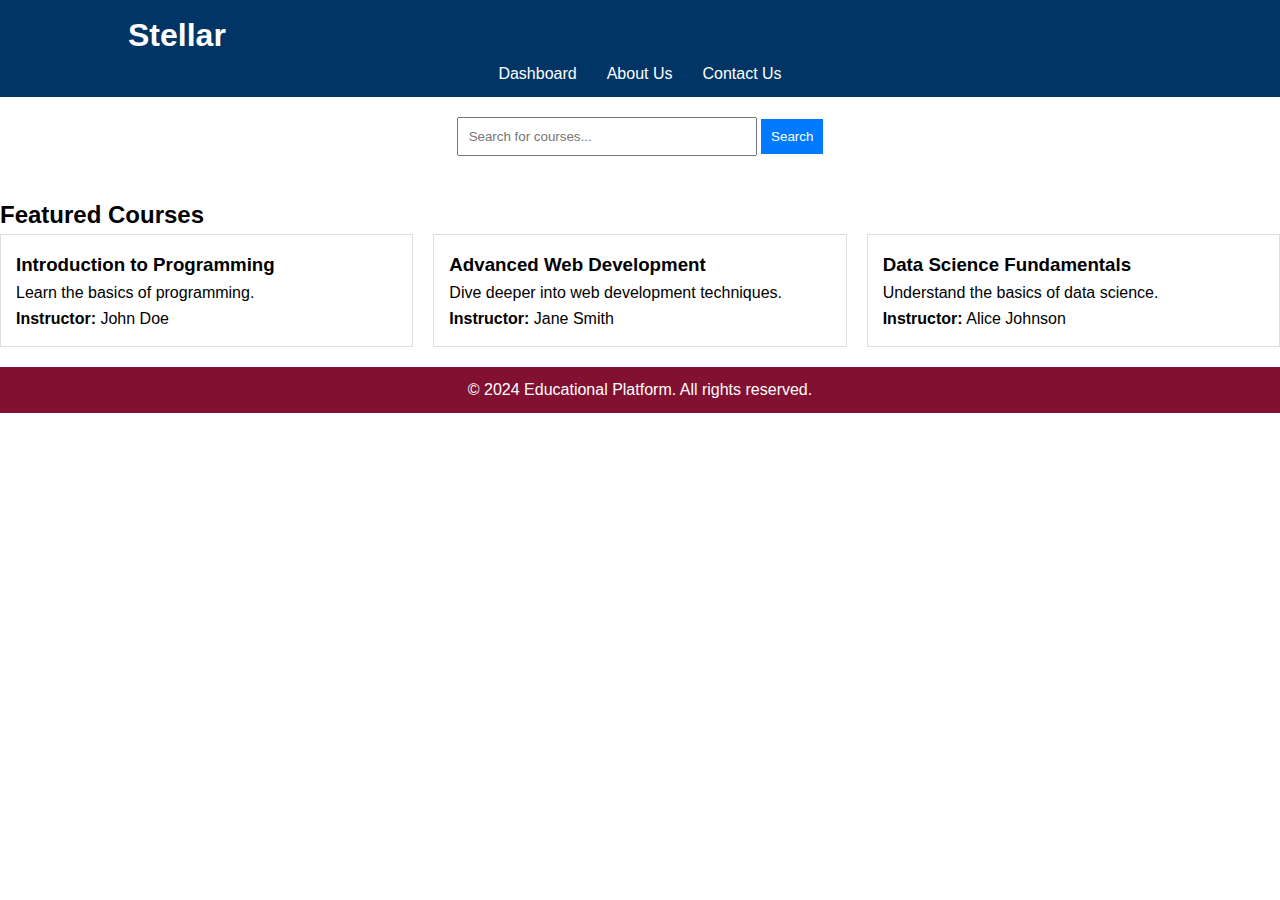
<file: index.html>
<!DOCTYPE html>
<html lang="en">
<head>
    <meta charset="UTF-8">
    <meta name="viewport" content="width=device-width, initial-scale=1.0">
    <title>Educational Platform</title>
    <link rel="stylesheet" href="styles.css">
</head>
<body>
    <!-- Header -->
    <header>
        <div class="container">
            <h1>Stellar</h1>
            <nav>
                <ul >
                    <li><a href="index1.html">Dashboard</a></li>
                    <li><a href="index3.html">About Us</a></li>
                    <li><a href="index2.html">Contact Us</a></li>
                </ul>
            </nav>
        </div>
    </header>

    <!-- Main Content -->
    <main>
        <section class="search-bar">
            <input type="text" id="searchInput" placeholder="Search for courses...">
            <button onclick="searchCourses()">Search</button>
        </section>

        <section class="featured-courses">
            <h2>Featured Courses</h2>
            <div class="course-list">
            </div>
        </section>
    </main>

    <!-- Footer -->
    <footer>
        <div class="container">
            <p>&copy; 2024 Educational Platform. All rights reserved.</p>
        </div>
    </footer>

    <script src="script.js"></script>
</body>
</html>
</file>
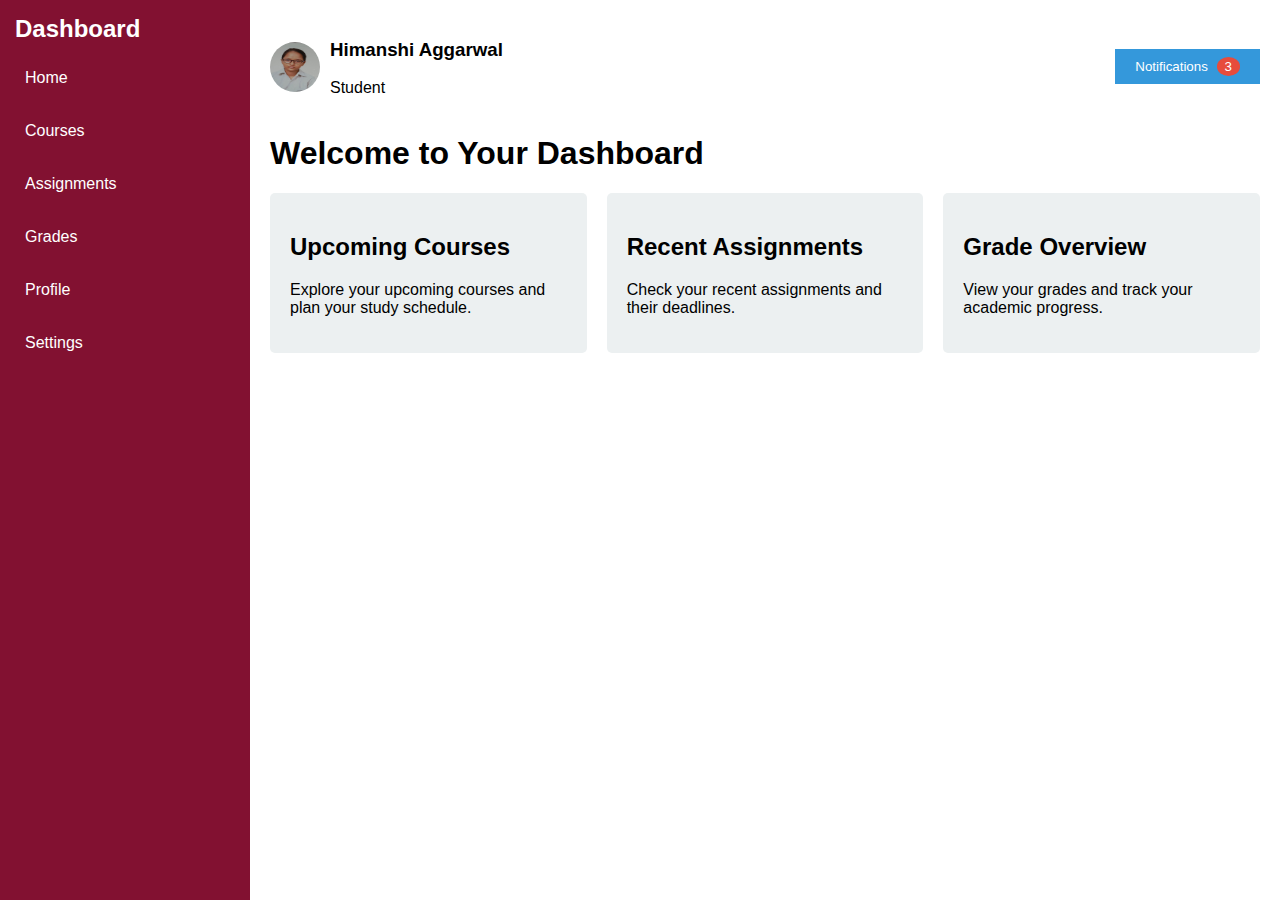
<file: index1.html>
<!DOCTYPE html>
<html lang="en">
<head>
    <meta charset="UTF-8">
    <meta name="viewport" content="width=device-width, initial-scale=1.0">
    <title>Educational Platform Dashboard</title>
    <link rel="stylesheet" href="style1.css">
</head>
<body>
    <div class="container">
        <nav class="sidebar">
            <h2>Dashboard</h2>
            <ul>
                <li><a href="index.html">Home</a></li>
                <li><a href="#courses">Courses</a></li>
                <li><a href="index4.html">Assignments</a></li>
                <li><a href="#grades">Grades</a></li>
                <li><a href="#profile">Profile</a></li>
                <li><a href="#settings">Settings</a></li>
            </ul>
        </nav>

        <main class="main-content">
            <header>
                <div class="profile">
                    <img src="himanshi image 2.jpg" alt="Profile Picture" class="profile-pic">
                    <div class="profile-info">
                        <h3>Himanshi Aggarwal</h3>
                        <p>Student</p>
                    </div>
                </div>
                <div class="notifications">
                    <button id="notification-btn">Notifications <span id="notification-count">3</span></button>
                </div>
            </header>

            <section class="content">
                <h1>Welcome to Your Dashboard</h1>
                <div class="cards">
                    <div class="card">
                        <h2>Upcoming Courses</h2>
                        <p>Explore your upcoming courses and plan your study schedule.</p>
                    </div>
                    <div class="card">
                        <h2>Recent Assignments</h2>
                        <p>Check your recent assignments and their deadlines.</p>
                    </div>
                    <div class="card">
                        <h2>Grade Overview</h2>
                        <p>View your grades and track your academic progress.</p>
                    </div>
                </div>
            </section>
        </main>
    </div>

    <script src="script1.js"></script>
</body>
</html>
</file>
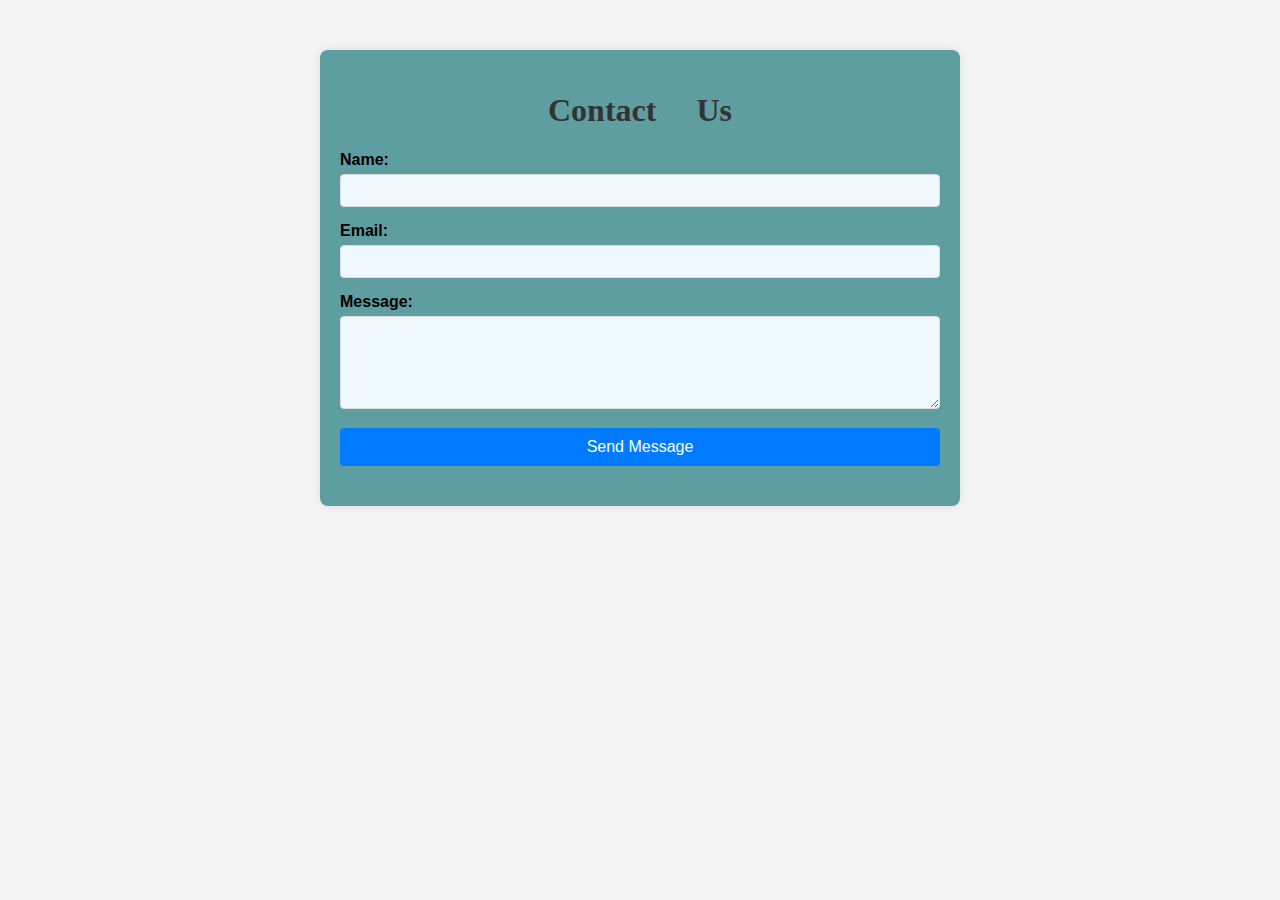
<file: index2.html>
<!DOCTYPE html>
<html lang="en">
<head>
    <meta charset="UTF-8">
    <meta name="viewport" content="width=device-width, initial-scale=1.0">
    <title>Contact Us</title>
    <link rel="stylesheet" href="style2.css">
</head>
<body>
    <div class="container">
        <h1>Contact Us</h1>
        <form id="contact-form">
            <div class="form-group">
                <label for="name">Name:</label>
                <input type="text" id="name" name="name" required>
            </div>
            <div class="form-group">
                <label for="email">Email:</label>
                <input type="email" id="email" name="email" required>
            </div>
            <div class="form-group">
                <label for="message">Message:</label>
                <textarea id="message" name="message" rows="5" required></textarea>
            </div>
            <button type="submit">Send Message</button>
        </form>
        <div id="response-message"></div>
    </div>

    <script src="script2.js"></script>
</body>
</html>
</file>
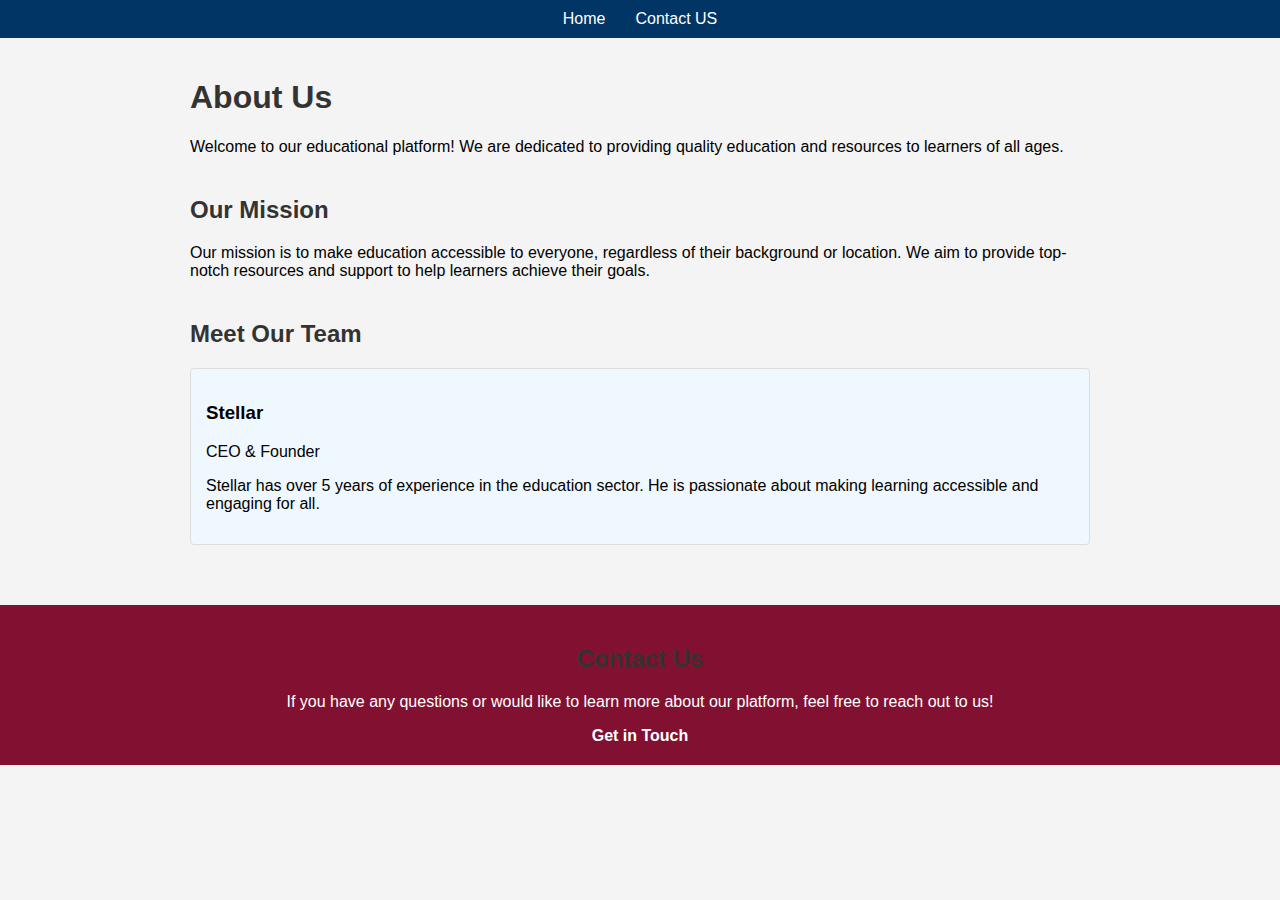
<file: index3.html>
<!DOCTYPE html>
<html lang="en">
<head>
    <meta charset="UTF-8">
    <meta name="viewport" content="width=device-width, initial-scale=1.0">
    <title>About Us</title>
    <link rel="stylesheet" href="style3.css">
</head>
<body>
    <header>
        <nav>
            <ul>
                <li><a href="index.html">Home</a></li>
                <li><a href="index2.html">Contact US</a></li>
            </ul>
        </nav>
    </header>

    <main>
        <section class="intro">
            <h1>About Us</h1>
            <p>Welcome to our educational platform! We are dedicated to providing quality education and resources to learners of all ages.</p>
        </section>
        
        <section class="mission">
            <h2>Our Mission</h2>
            <p>Our mission is to make education accessible to everyone, regardless of their background or location. We aim to provide top-notch resources and support to help learners achieve their goals.</p>
        </section>

        <section class="team">
            <h2>Meet Our Team</h2>
            <div class="team-member" onclick="toggleDetails('member1')">
                <h3>Stellar</h3>
                <p>CEO & Founder</p>
                <p>Stellar has over 5 years of experience in the education sector. He is passionate about making learning accessible and engaging for all.</p>
            </div>
            
        </section>
    </main>

    <footer>
        <section class="contact">
            <h2>Contact Us</h2>
            <p>If you have any questions or would like to learn more about our platform, feel free to reach out to us!</p>
            <a href="contact.html">Get in Touch</a>
        </section>
    </footer>

    <script src="script3.js"></script>
</body>
</html>
</file>
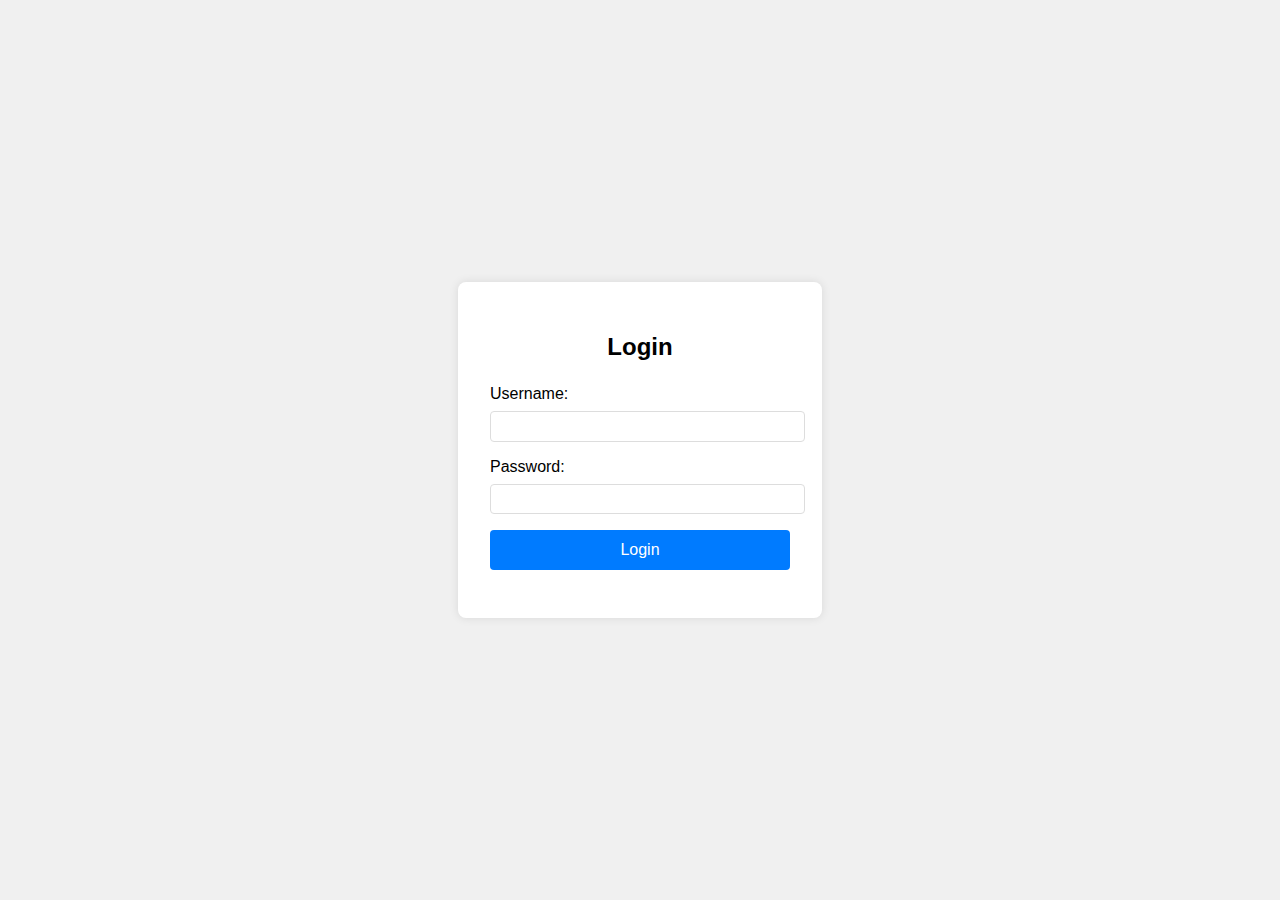
<file: index5.html>
<!DOCTYPE html>
<html lang="en">
<head>
    <meta charset="UTF-8">
    <meta name="viewport" content="width=device-width, initial-scale=1.0">
    <title>Login Page</title>
    <link rel="stylesheet" href="style5.css">
</head>
<body>
    <div class="login-container">
        <h2>Login</h2>
        <form id="loginForm">
            <div class="form-group">
                <label for="username">Username:</label>
                <input type="text" id="username" name="username" required>
            </div>
            <div class="form-group">
                <label for="password">Password:</label>
                <input type="password" id="password" name="password" required>
            </div>
            <button type="submit">Login</button>
            <div id="message" class="message"></div>
        </form>
    </div>
    <script src="script5.js"></script>
</body>
</html>
</file>
<file: style1.css>
body {
    margin: 0;
    font-family: Arial, sans-serif;
    display: flex;
}

.container {
    display: flex;
    width: 100%;
}

.sidebar {
    width: 220px;
    background-color:#821131;
    color: white;
    padding: 15px;
    position: fixed;
    height: 100vh;
}

.sidebar h2 {
    margin: 0;
}

.sidebar ul {
    list-style: none;
    padding: 0;
}

.sidebar ul li {
    margin: 15px 0;
}

.sidebar ul li a {
    color: white;
    text-decoration: none;
    display: block;
    padding: 10px;
}

.sidebar ul li a:hover {
    background-color: #34495e;
}

.main-content {
    margin-left: 250px;
    padding: 20px;
    width: calc(100% - 250px);
}

header {
    display: flex;
    justify-content: space-between;
    align-items: center;
}

.profile {
    display: flex;
    align-items: center;
}

.profile-pic {
    width: 50px;
    height: 50px;
    border-radius: 50%;
    margin-right: 10px;
}

.notifications {
    position: relative;
}

#notification-btn {
    background-color: #3498db;
    color: white;
    border: none;
    padding: 10px 20px;
    cursor: pointer;
}

#notification-count {
    background-color: #e74c3c;
    border-radius: 50%;
    padding: 2px 8px;
    color: white;
    margin-left: 5px;
}

.content {
    margin-top: 20px;
}

.cards {
    display: flex;
    gap: 20px;
}

.card {
    background-color: #ecf0f1;
    border-radius: 5px;
    padding: 20px;
    flex: 1;
}
</file>
<file: style2.css>
body {
    font-family: Arial, sans-serif;
    background-color: #f4f4f4;
    margin: 0;
    padding: 0;
}

.container {
    max-width: 600px;
    margin: 50px auto;
    padding: 20px;
    background-color: cadetblue;
    border-radius: 8px;
    box-shadow: 0 0 10px rgba(0, 0, 0, 0.1);
}

h1 {
    text-align: center;
    color: #333;
    font-family: emoji;
}

.form-group {
    margin-bottom: 15px;
}

label {
    display: block;
    margin-bottom: 5px;
    font-weight: bold;
}

input[type="text"],
input[type="email"],
textarea {
    width: 100%;
    padding: 8px;
    background-color: aliceblue;
    border: 1px solid #ddd;
    border-radius: 4px;
    box-sizing: border-box;
}

button {
    display: block;
    width: 100%;
    padding: 10px;
    background-color: #007BFF;
    border: none;
    border-radius: 4px;
    color: #fff;
    font-size: 16px;
    cursor: pointer;
}

button:hover {
    background-color: #0056b3;
}

#response-message {
    margin-top: 20px;
    font-size: 16px;
    text-align: center;
}
</file>
<file: style3.css>
body {
    font-family: Arial, sans-serif;
    margin: 0;
    padding: 0;
    background-color: #f4f4f4;
}

header {
    background-color: #003566;
    color: #fff;
    padding: 10px 0;
}

nav ul {
    list-style-type: none;
    margin: 0;
    padding: 0;
    display: flex;
    justify-content: center;
}

nav ul li {
    margin: 0 15px;
}

nav ul li a {
    color: #fff;
    text-decoration: none;
    font-size: 16px;
}

main {
    padding: 20px;
    max-width: 900px;
    margin: 0 auto;
}

.intro, .mission, .team {
    margin-bottom: 40px;
}

h1, h2 {
    color: #333;
}

.team-member {
    background-color: aliceblue;
    border: 1px solid #ddd;
    border-radius: 4px;
    padding: 15px;
    margin-bottom: 15px;
    cursor: pointer;
}

.member-details {
    display: none;
    margin-top: 10px;
    color: #666;
}

footer {
    background-color: #821131;
    color: #fff;
    padding: 20px;
    text-align: center;
}

footer a {
    color: #fff;
    text-decoration: none;
    font-weight: bold;
}

footer a:hover {
    text-decoration: underline;
}
</file>
<file: style5.css>
body {
    font-family: Arial, sans-serif;
    background-color: #f0f0f0;
    display: flex;
    justify-content: center;
    align-items: center;
    height: 100vh;
    margin: 0;
}

.login-container {
    background-color: #fff;
    padding: 2em;
    border-radius: 8px;
    box-shadow: 0 0 10px rgba(0, 0, 0, 0.1);
    width: 300px;
}

h2 {
    margin-bottom: 1em;
    text-align: center;
}

.form-group {
    margin-bottom: 1em;
}

label {
    display: block;
    margin-bottom: 0.5em;
}

input {
    width: 100%;
    padding: 0.5em;
    border: 1px solid #ddd;
    border-radius: 4px;
}

button {
    width: 100%;
    padding: 0.7em;
    background-color: #007bff;
    color: #fff;
    border: none;
    border-radius: 4px;
    cursor: pointer;
    font-size: 1em;
}

button:hover {
    background-color: #0056b3;
}

.message {
    margin-top: 1em;
    text-align: center;
    color: red;
}
</file>
<file: styles.css>
/* Basic Reset */
* {
    margin: 0;
    padding: 0;
    box-sizing: border-box;
}

body {
    font-family: Arial, sans-serif;
    line-height: 1.6;
}

.container {
    width: 80%;
    margin: 0 auto;
}

header {
    background: #003566;
    color: #fff;
    padding: 10px 0;
}

header h1 {
    margin: 0;
}

nav ul {
    list-style: none;
    display: flex;
    justify-content: center;
}

nav ul li {
    margin: 0 15px;
}

nav ul li a {
    color: #fff;
    text-decoration: none;
}

/* Hover effect for the links */
nav ul li a:hover {
    background-color: #1ad04e;
    color: #fff;
}

/* Optional: Add a subtle underline on hover */
nav ul li a::after {
    content: "";
    position: absolute;
    left: 0;
    bottom: 0;
    width: 100%;
    height: 2px;
    background-color: #fff;
    transform: scaleX(0);
    transition: transform 0.3s ease;
}

nav ul li a:hover::after {
    transform: scaleX(1);
}

/*
.login {
    text-align: right;
}

.login button {
    background: #007bff;
    border: none;
    color: #fff;
    padding: 10px 20px;
    cursor: pointer;
}
    */

.search-bar {
    text-align: center;
    margin: 20px 0;
}

.search-bar input {
    width: 300px;
    padding: 10px;
}

.search-bar button {
    padding: 10px;
    background: #007bff;
    border: none;
    color: #fff;
    cursor: pointer;
}

.featured-courses {
    padding: 20px 0;
}

.course-list {
    display: flex;
    flex-wrap: wrap;
    gap: 20px;
}

.course {
    border: 1px solid #ddd;
    padding: 15px;
    flex: 1 1 30%;
}

footer {
    background: #821131;
    color: #fff;
    text-align: center;
    padding: 10px 0;
}
</file>
